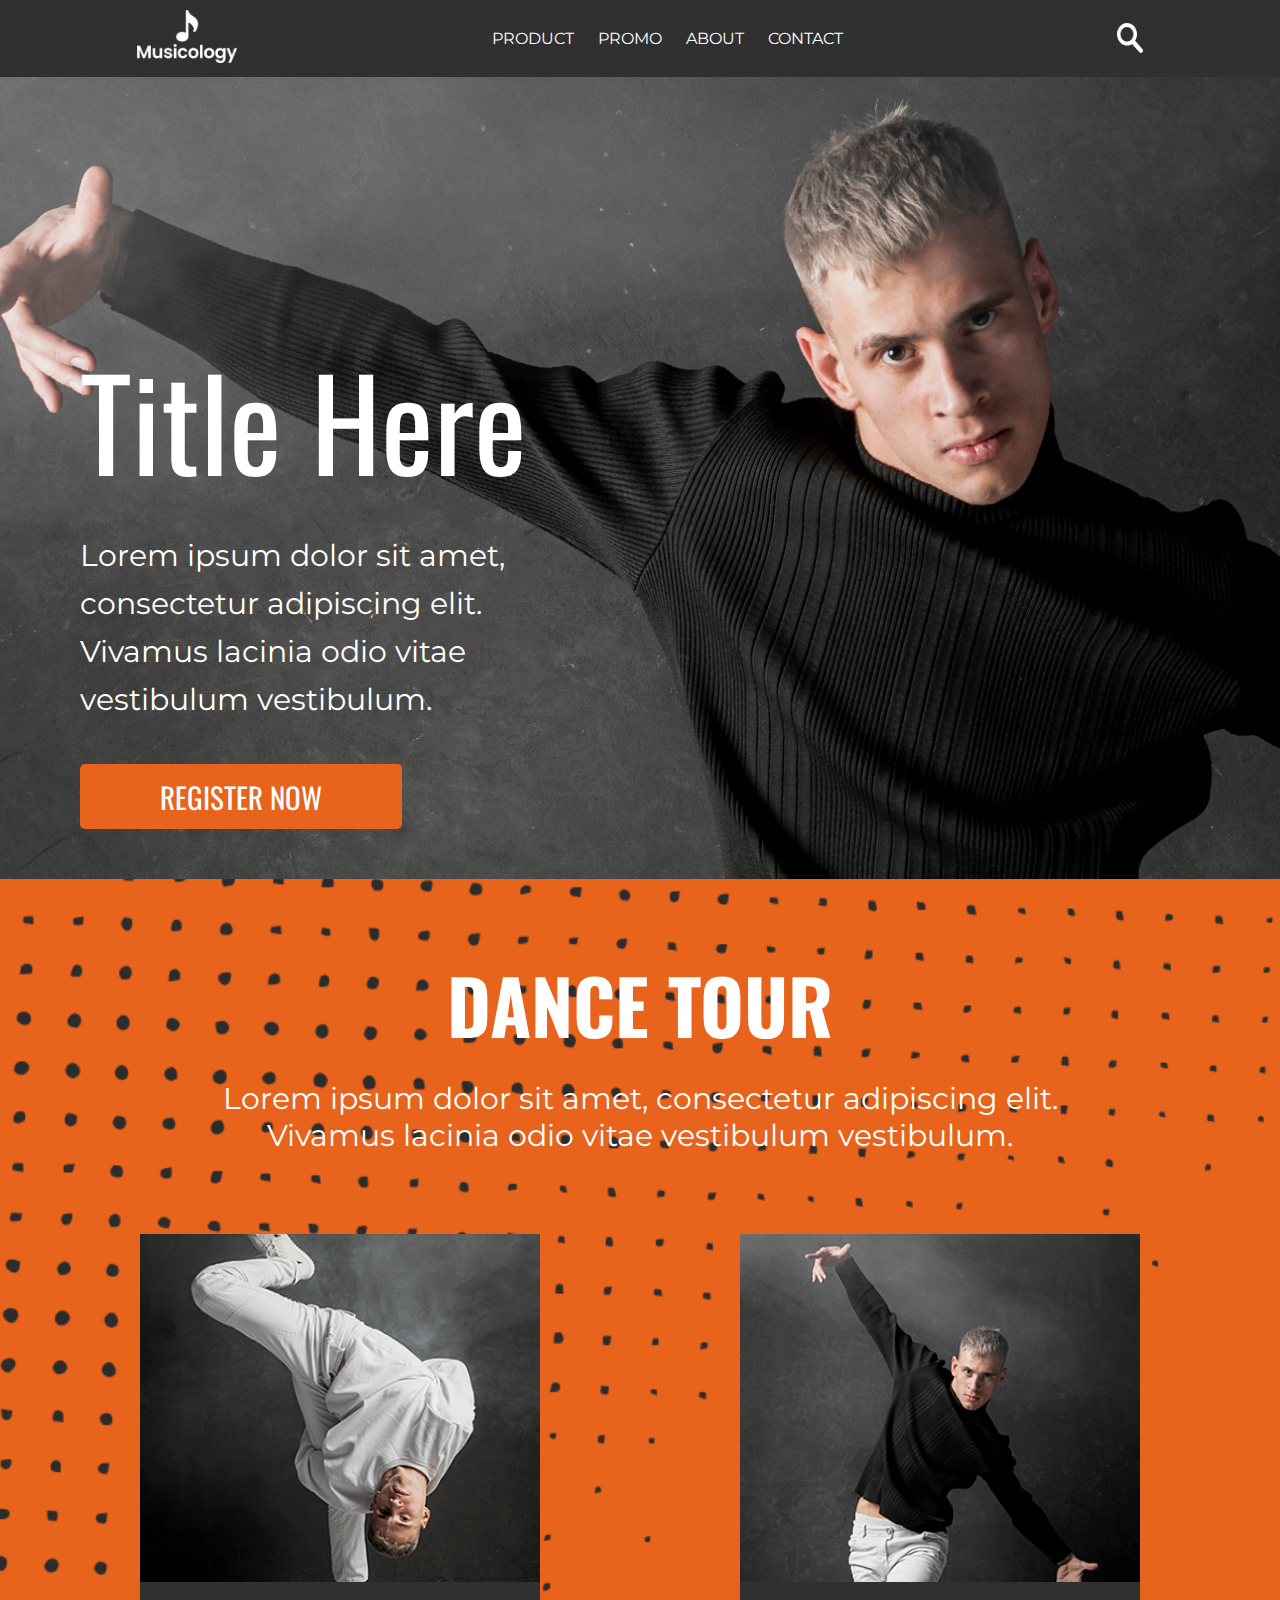
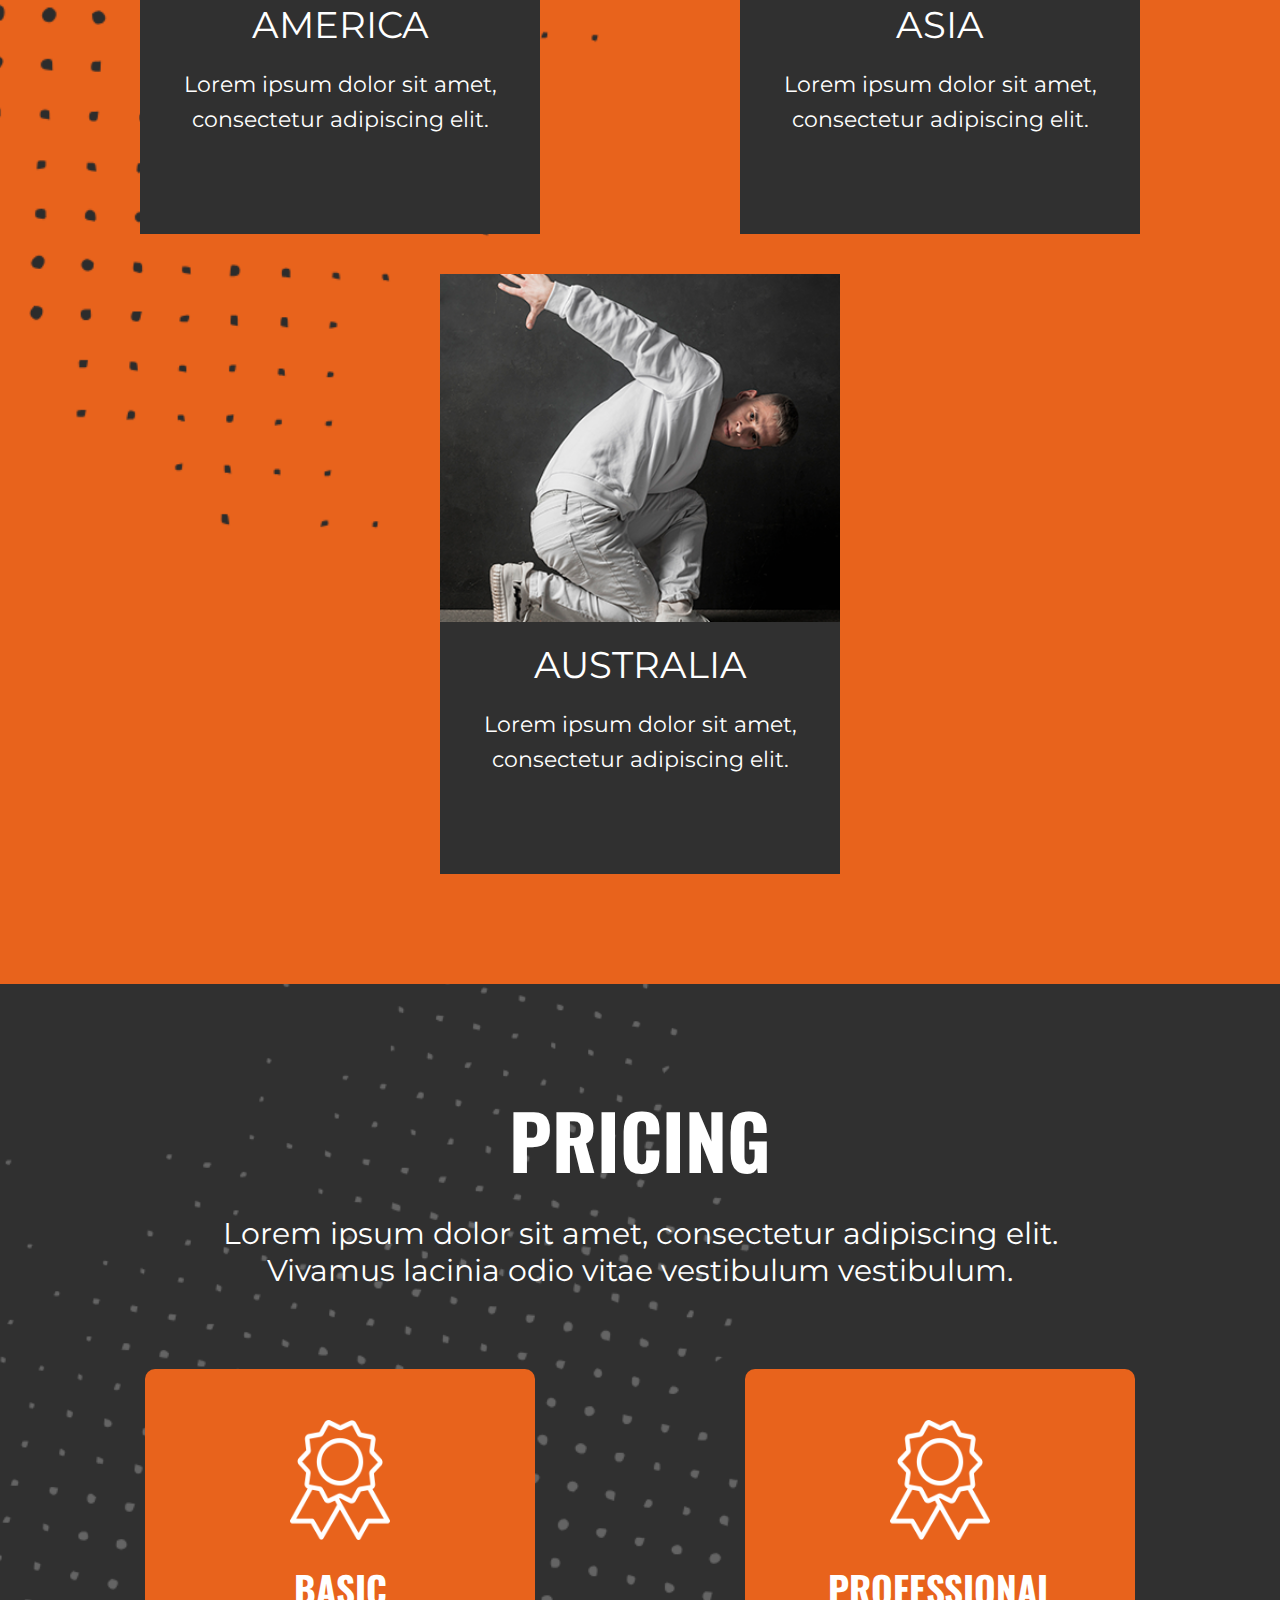
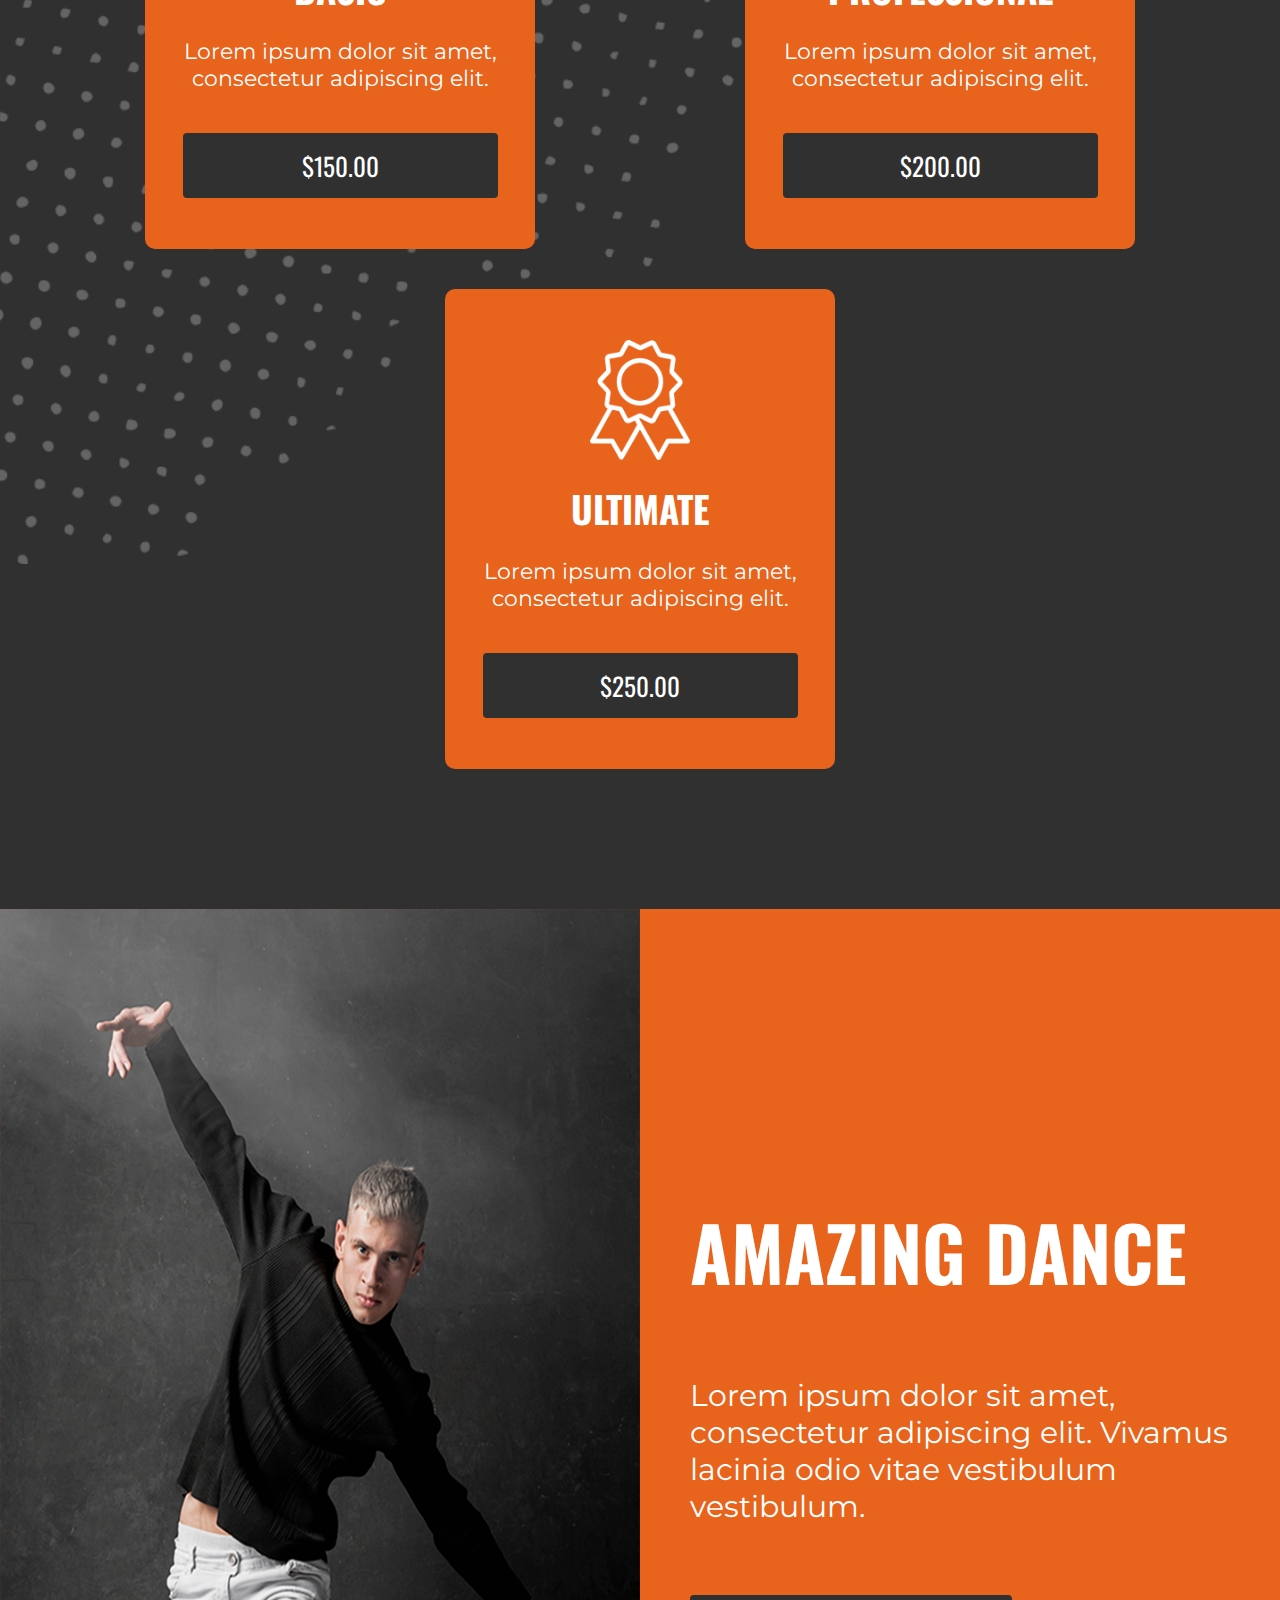
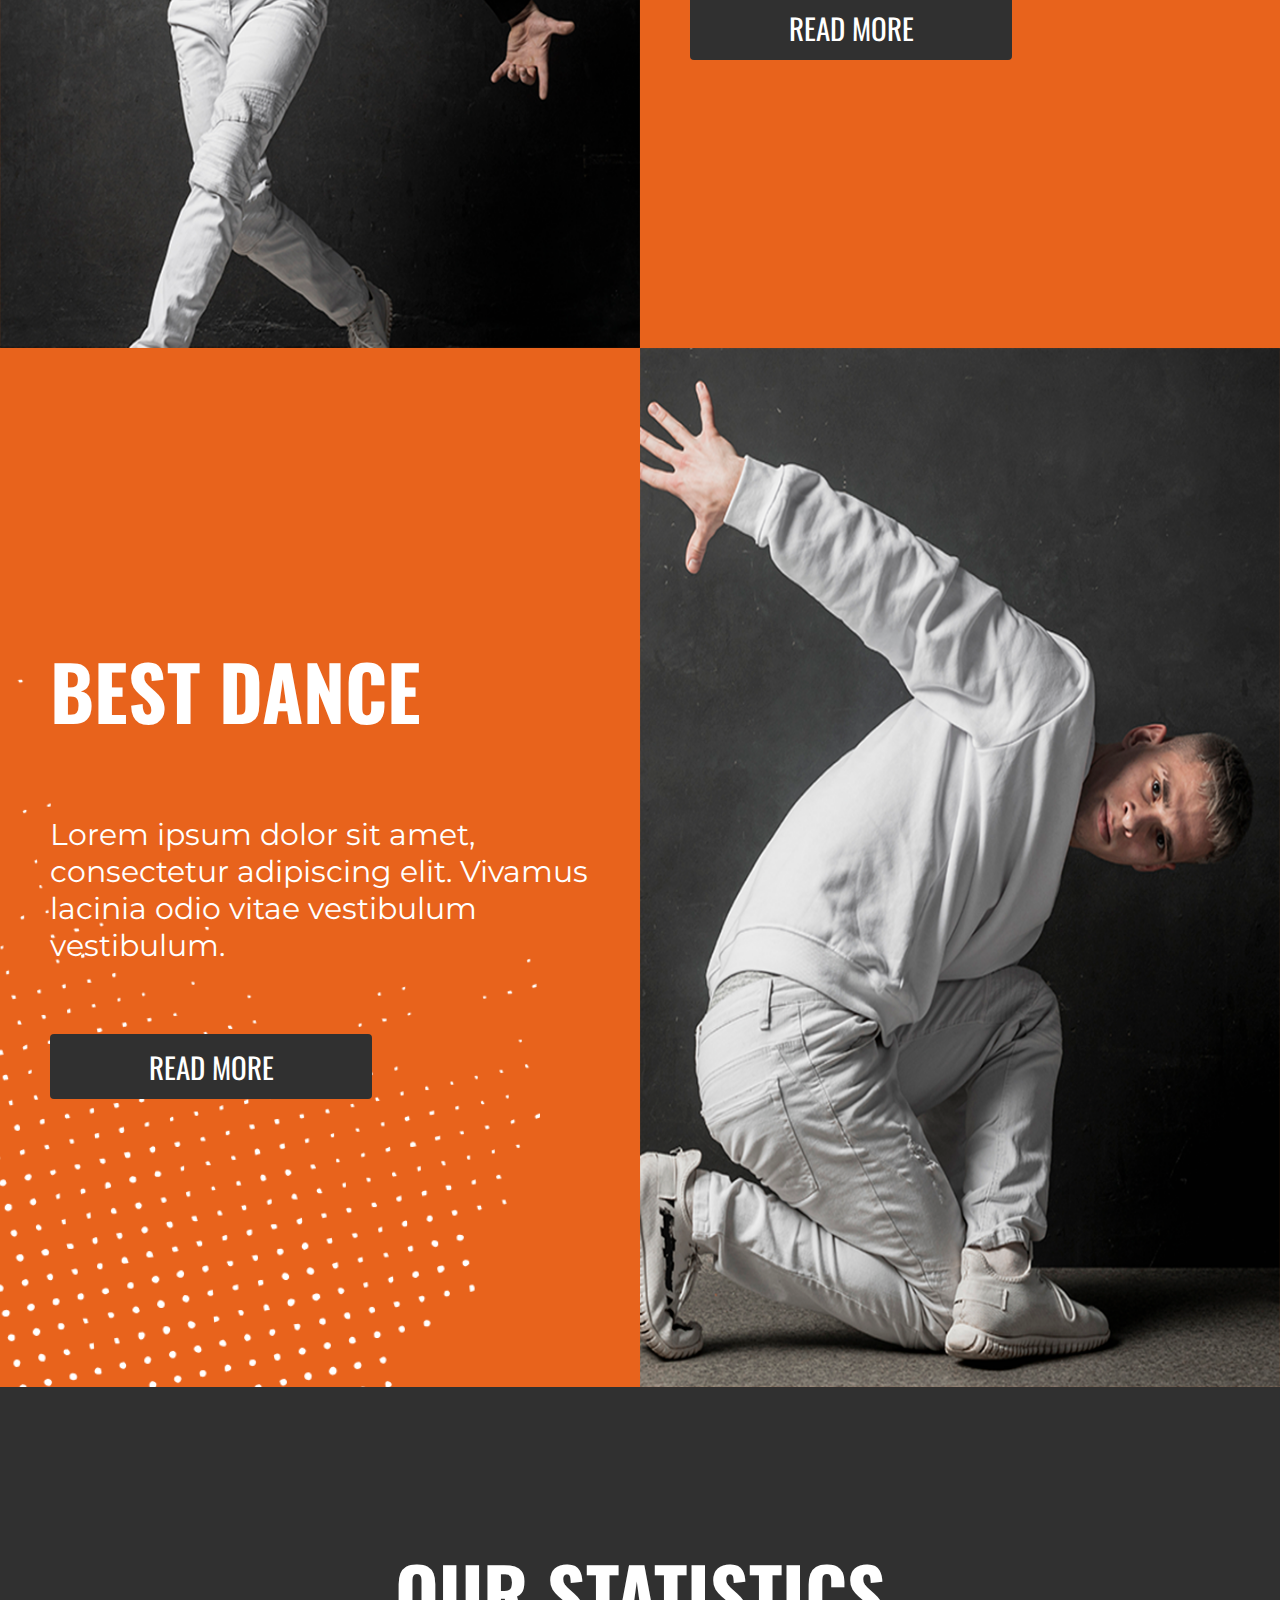
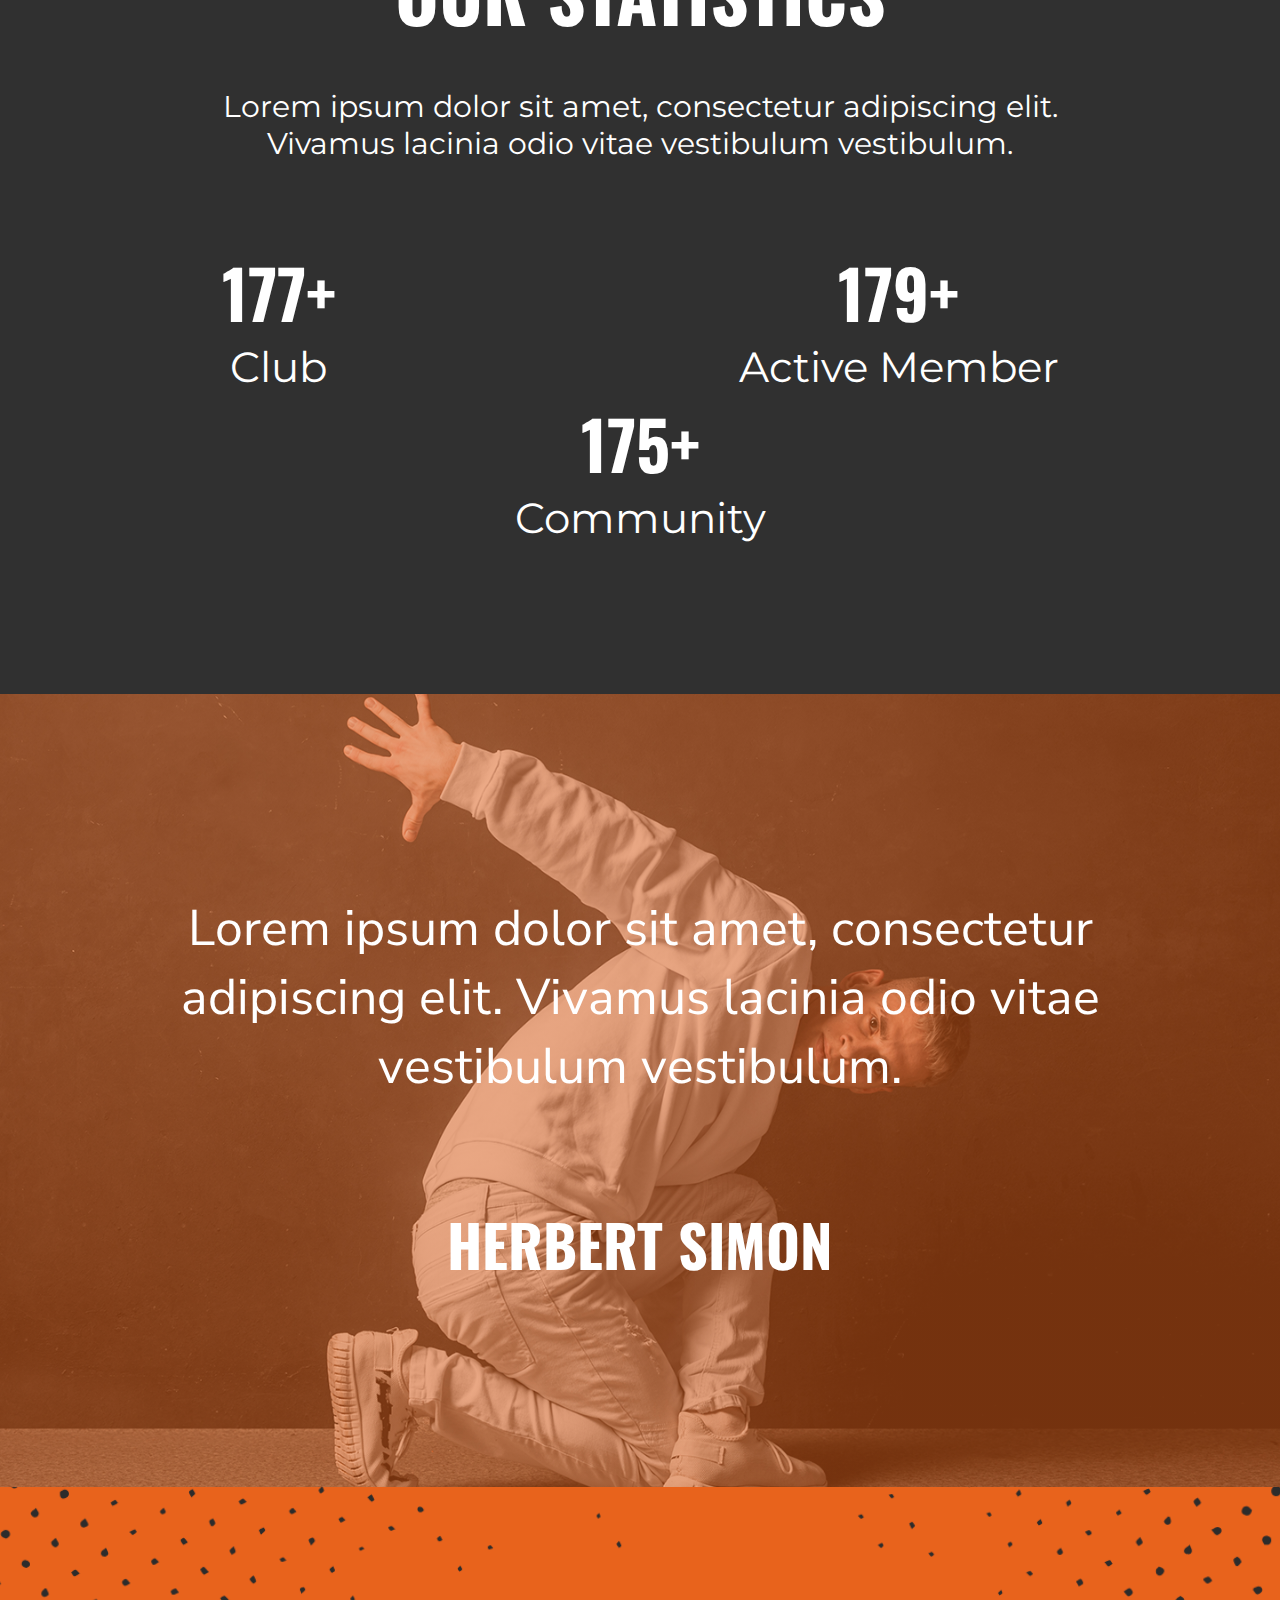
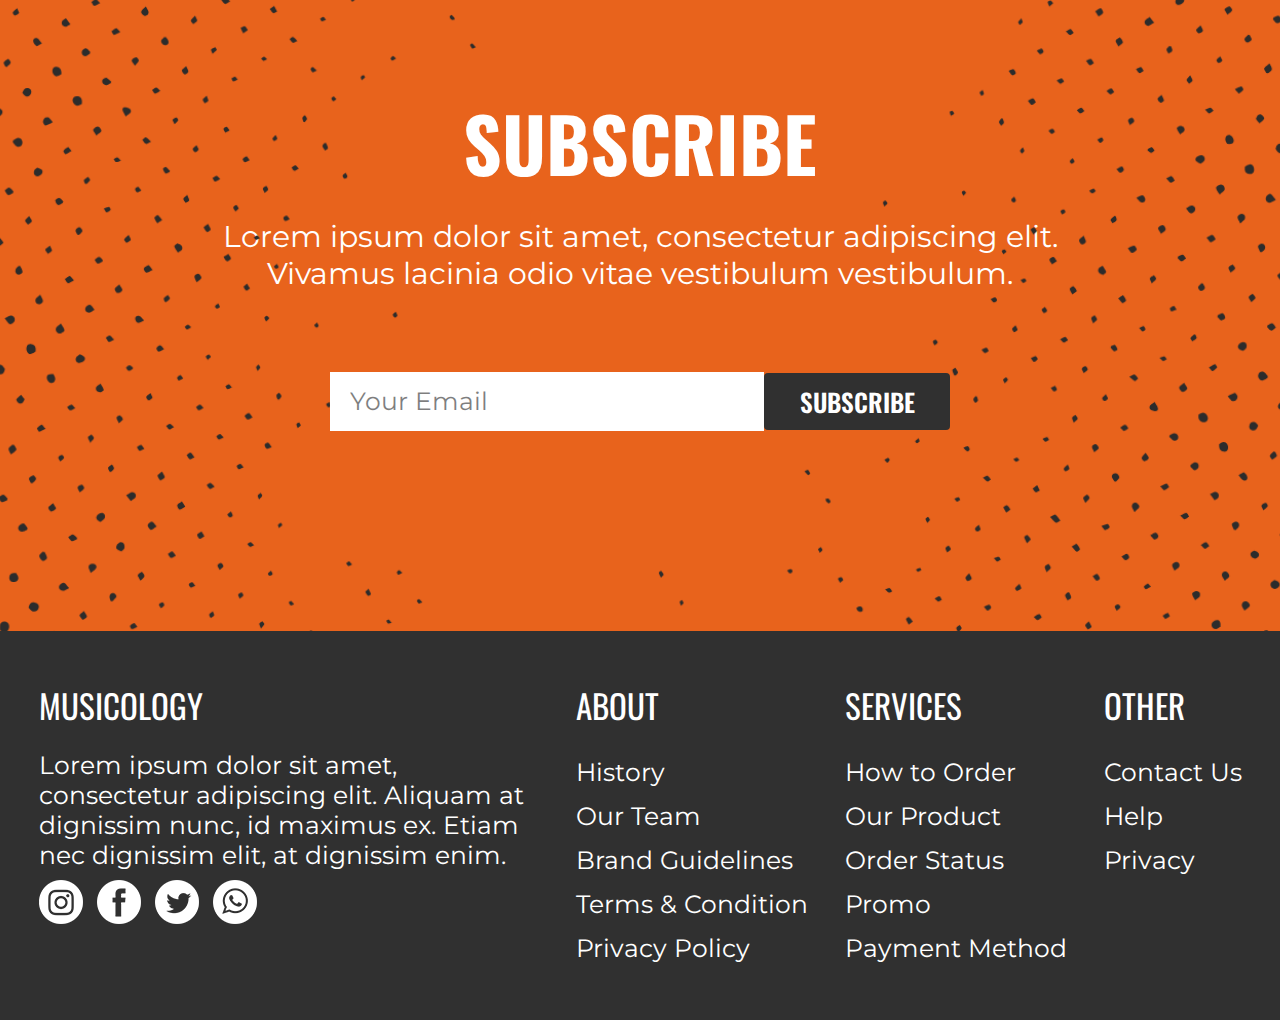
<file: index.html>
<!DOCTYPE html>
<html lang="en">
<head>
    <meta charset="UTF-8">
    <meta name="viewport" content="width=device-width, initial-scale=1.0">
    <title>Document</title>
    <link rel="stylesheet" href="style.css">
   
<link href="https://fonts.googleapis.com/css2?family=Oswald:wght@200..700&display=swap" rel="stylesheet">
<link href="https://fonts.googleapis.com/css2?family=Montserrat:ital,wght@0,100..900;1,100..900&family=Oswald:wght@200..700&display=swap" rel="stylesheet">
<link href="https://fonts.googleapis.com/css2?family=Montserrat:ital,wght@0,100..900;1,100..900&family=Nunito+Sans:ital,opsz,wght@0,6..12,200..1000;1,6..12,200..1000&family=Oswald:wght@200..700&display=swap" rel="stylesheet">


</head>
<body>
    <script src='http://cdnjs.cloudflare.com/ajax/libs/jquery/2.1.3/jquery.min.js'></script>

   
        <div class="topnav">    
            <a href=""><img class="logo" src="tools/nav_bar/logo.png" alt="logo"></a>

        
<div id="icon">
    <div class="top"></div>
    <div id="center" class="center"></div>
    <div class="bottom"></div>
</div>    


<div id="myLinks">
    <a href="#">PRODUCT</a>
    <a href="#">PROMO</a>
    <a href="about.html">ABOUT</a>
    <a href="contact.html">CONTACT</a>
    </div>
    <img class="search" src="tools/nav_bar/Search.png" alt="search">

    </div>
    


    <div class="hero-section">
        <div class="hero-text">
       <h1 class="hero-title">Title Here</h1>
       <p class="hero-p">Lorem ipsum dolor sit amet, consectetur adipiscing elit. Vivamus lacinia odio vitae vestibulum vestibulum. </p>
         <button class="reg-btn" type="button"> REGISTER NOW</button>
        </div>   
        </div>


        <div class="dance-tour-section">
<div class="dance-section-title">
            <h2>dance tour</h2>
            <p>Lorem ipsum dolor sit amet, consectetur adipiscing elit. Vivamus lacinia odio vitae vestibulum vestibulum. </p>
        </div>
            <div class="cards">
<div class="card">
    <div class="flip-card-inner">
        <div class="flip-card-front">
    <img src="tools/dance_section/card1.png" alt="">
    <h5>america</h5>
    <p>Lorem ipsum dolor sit amet, consectetur adipiscing elit.</p>
</div>
<div class="flip-card-back">
    <p>Lorem ipsum dolor sit amet, consectetur adipiscing elit. Vivamus lacinia odio vitae vestibulum vestibulum.Lorem ipsum dolor sit amet, consectetur adipiscing elit. Vivamus lacinia odio vitae vestibulum vestibulum.Lorem ipsum dolor sit amet, consectetur adipiscing elit. Vivamus lacinia odio vitae vestibulum vestibulum.Lorem ipsum dolor sit amet, consectetur adipiscing elit. Vivamus lacinia odio vitae vestibulum vestibulum.</p>
  </div>
</div>
</div>
<div class="card">

    <div class="flip-card-inner">

        <div class="flip-card-front">
    <img src="tools/dance_section/card2.png" alt="">
    
    <h5>asia</h5>
    <p>Lorem ipsum dolor sit amet, consectetur adipiscing elit.</p>
</div>
<div class="flip-card-back">
    <p>Lorem ipsum dolor sit amet, consectetur adipiscing elit. Vivamus lacinia odio vitae vestibulum vestibulum.Lorem ipsum dolor sit amet, consectetur adipiscing elit. Vivamus lacinia odio vitae vestibulum vestibulum.Lorem ipsum dolor sit amet, consectetur adipiscing elit. Vivamus lacinia odio vitae vestibulum vestibulum.Lorem ipsum dolor sit amet, consectetur adipiscing elit. Vivamus lacinia odio vitae vestibulum vestibulum.</p>
  </div>
  </div>
  </div>
<div class="card">
    <div class="flip-card-inner">
        <div class="flip-card-front">
    <img src="tools/dance_section/card3.png" alt="">
    <h5>australia</h5>
    <p>Lorem ipsum dolor sit amet, consectetur adipiscing elit.</p>
        </div>
        <div class="flip-card-back">
            <p>e vestibulum vestibulum.Lorem ipsum dolor sit amet, consectetur adipiscing elit. Vivamus lacinia odio vitae vestibulum vestibulum.Lorem ipsum dolor sit amet, consectetur adipiscing elit. Vivamus lacinia odio vitae vestibulum vestibulum.</p>
          </div>
    </div>
</div>

          






</div>
        </div>


         <div class="pricing-section">
            <div class="pricing-section-title">
                        <h2>pricing</h2>
                        <p>Lorem ipsum dolor sit amet, consectetur adipiscing elit. Vivamus lacinia odio vitae vestibulum vestibulum. </p>
                    </div>
                        <div class="cards">
            <div class="pricing-card">
                <img src="tools/pricing_section/pricing.png" alt="">
                <h5>basic</h5>
                <p>Lorem ipsum dolor sit amet, consectetur adipiscing elit.</p>
                <button type="button" class="pricing-btn">$150.00</button>
            </div>
            <div class="pricing-card">
                <img src="tools/pricing_section/pricing.png" alt="">
                
                <h5>professional</h5>
                <p>Lorem ipsum dolor sit amet, consectetur adipiscing elit.</p>
                <button type="button" class="pricing-btn">$200.00</button>

            </div>
            <div class="pricing-card">
                <img src="tools/pricing_section/pricing.png" alt="">
                <h5>ultimate</h5>
                <p>Lorem ipsum dolor sit amet, consectetur adipiscing elit.</p>
                <button type="button" class="pricing-btn">$250.00</button>

            </div>
            
                        </div>
                    </div> 


                    <div class="under-pricing-section">

                        <img src="tools/pricing_section/side.png" alt="">
                        <div class="right-side">
                            <h2>AMAZING DANCE</h2>
                            <p>Lorem ipsum dolor sit amet, consectetur adipiscing elit. Vivamus lacinia odio vitae vestibulum vestibulum. </p>
                            <button type="button" class="right-side-btn">read more</button>
                        </div>
                    </div>
                    <div class="under-pricing-section">

                       
                        <div class="left-side">
                            <h2>BEST DANCE</h2>
                            <p>Lorem ipsum dolor sit amet, consectetur adipiscing elit. Vivamus lacinia odio vitae vestibulum vestibulum. </p>
                            <button type="button" class="right-side-btn">read more</button>
                        </div>
                        <img src="tools/pricing_section/best_dance.png" alt="">
                    </div>
                    

<div class="statistics">


    <div class="statistics-title">

        <h2>Our Statistics</h2>
        <p>Lorem ipsum dolor sit amet, consectetur adipiscing elit. Vivamus lacinia odio vitae vestibulum vestibulum. </p>
    </div>
    <div class="statistics-num">
    <div class="item wow fadeInUpBig animated animated" data-number="1240" style="visibility: visible;">
        <p id="number1" class="number1">1240+</p>
<p class="name">Club</p>
    </div>
    <div class="item wow fadeInUpBig animated animated" data-number="2000" style="visibility: visible;">
        <p id="number2" class="number1">2000+</p>
<p class="name">Active Member</p>
    </div>
    <div class="item wow fadeInUpBig animated animated" data-number="1000" style="visibility: visible;">
        <p id="number3" class="number1">1000+</p>
<p class="name">Community</p>
    </div>
    </div>
   
</div>
<div class="simon">
<p>Lorem ipsum dolor sit amet, consectetur adipiscing elit. Vivamus lacinia odio vitae vestibulum vestibulum. </p>
<h3>Herbert Simon</h3>

</div>

<div class="subs">
<h3>
    SUBSCRIBE
</h3>

<p>Lorem ipsum dolor sit amet, consectetur adipiscing elit. Vivamus lacinia odio vitae vestibulum vestibulum. </p>

<form action="#">
<input type="text" name="email" id="email", placeholder="Your Email">
<button type="button">Subscribe</button>

</form>
<img src="tools/subscribe/left.png" alt="" class="left-img">
<img src="tools/subscribe/right.png" alt="" class="right-img">


</div>

  
<footer>
<div class="musicology">
    <h5>Musicology</h5>
    <p>Lorem ipsum dolor sit amet, 
        consectetur adipiscing elit. Aliquam at dignissim nunc, id maximus ex. Etiam nec dignissim elit, at dignissim enim. </p>
        <div class="social">
            <a href="#"><img src="tools/footer/Instagram.png" alt=""></a>
            <a href="#"><img src="tools/footer/Facebook.png" alt=""></a>
            <a href="#"><img src="tools/footer/Twitter.png" alt=""></a>
            <a href="#"><img src="tools/footer/WhatsApp.png" alt=""></a>

        </div>
</div>
<div class="about">
<h5>About</h5>
<a href="#">History</a>
<a href="#">Our Team</a>
<a href="#">Brand Guidelines</a>
<a href="#">Terms & Condition</a>
<a href="#">Privacy Policy</a>
</div>

<div class="services">
    <h5>Services</h5>
    <a href="#">How to Order</a>
    <a href="#">Our Product</a>
    <a href="#">Order Status</a>
    <a href="#">Promo</a>
    <a href="#">Payment Method</a>
    </div>


    <div class="other">
        <h5>Other</h5>
        <a href="#">Contact Us</a>
        <a href="#">Help</a>
        <a href="#">Privacy</a>
        </div>
    
</footer>
<script  src="index.js"></script>
</body>
</html>
</file>
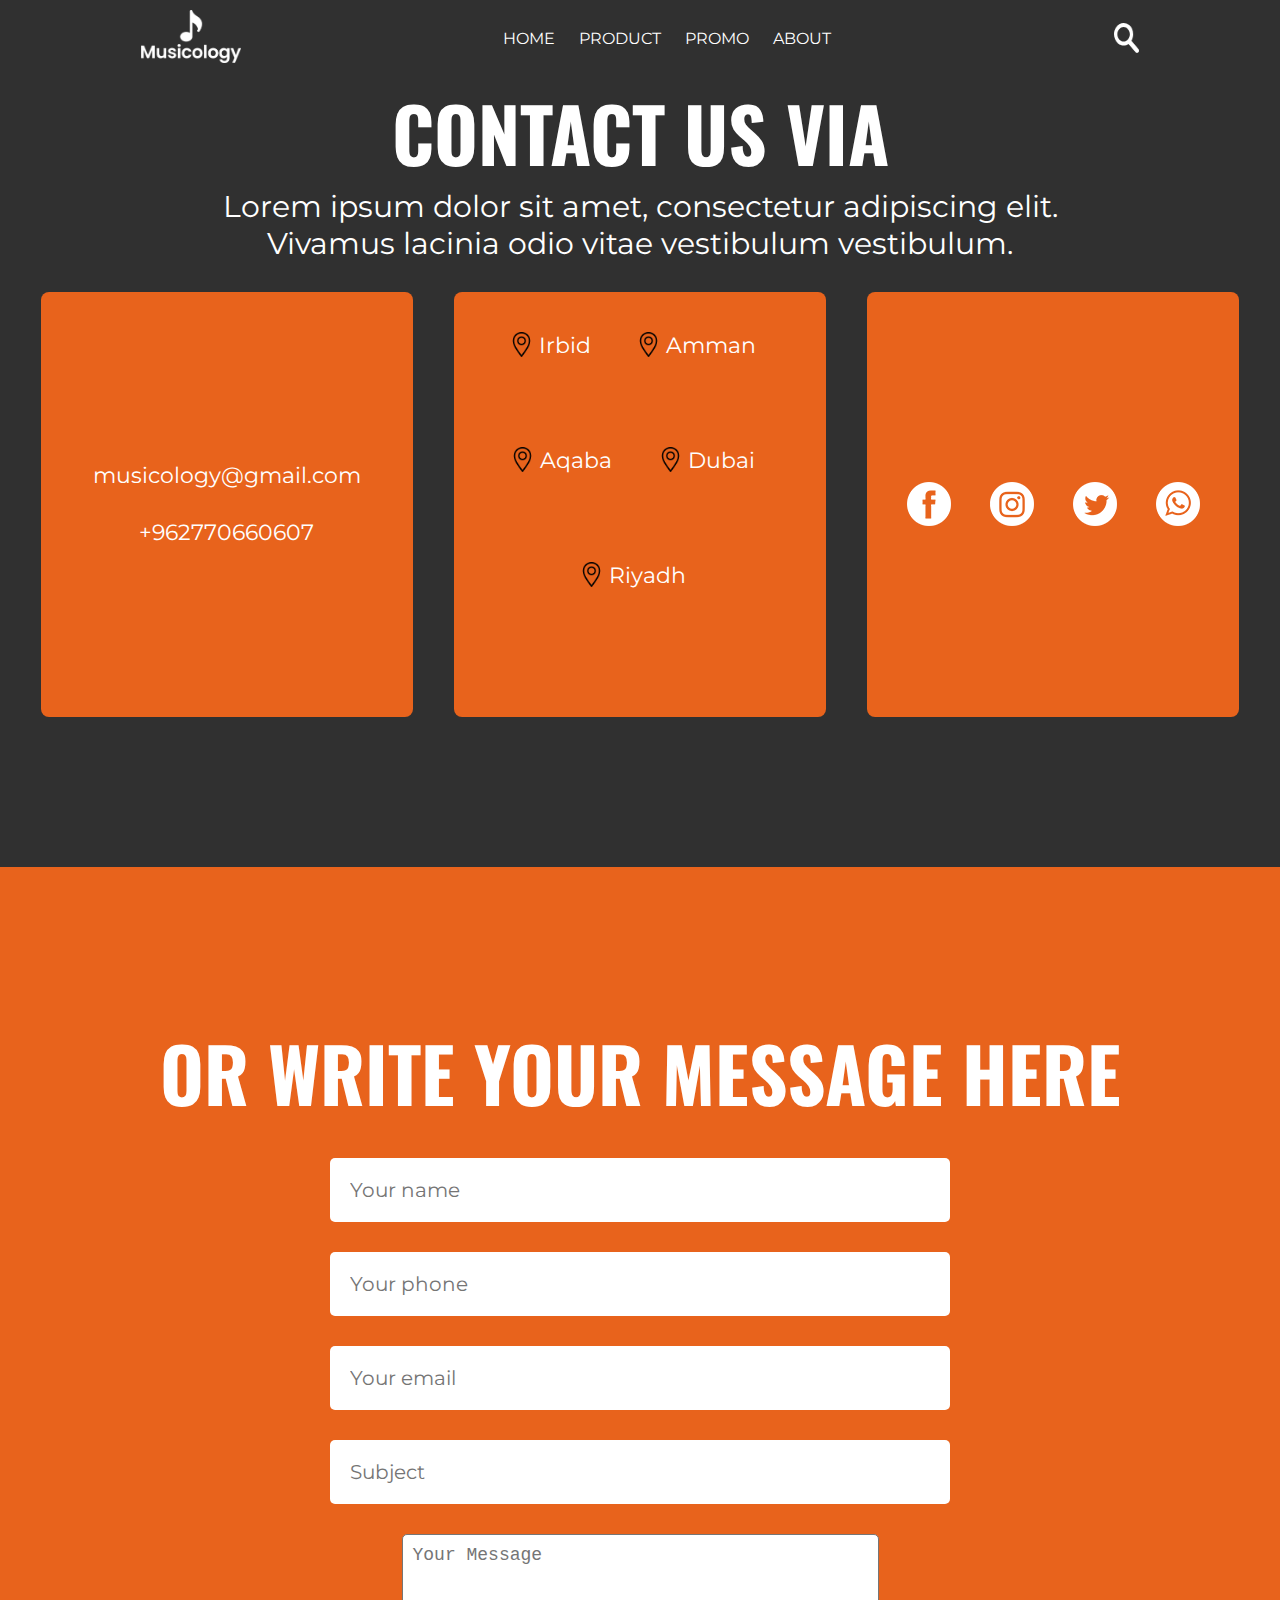
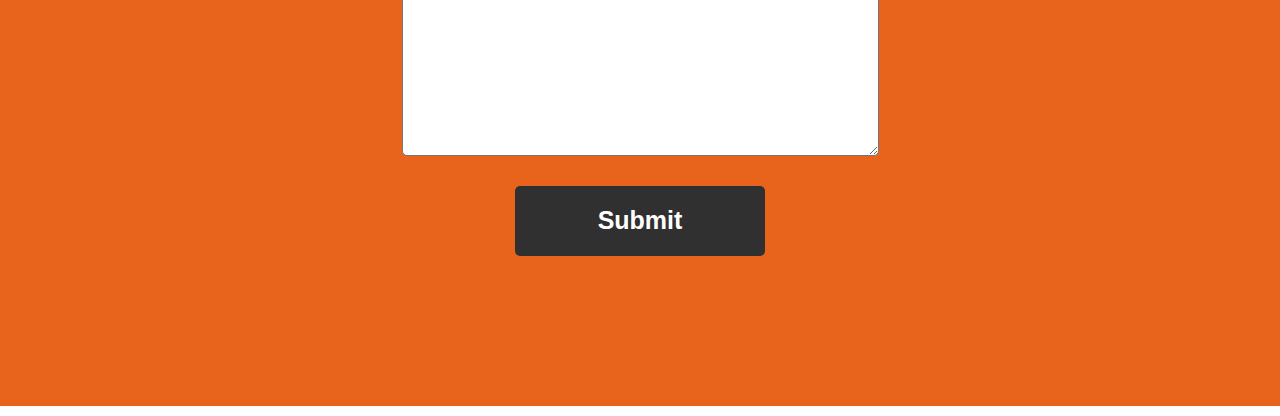
<file: contact.html>
<!DOCTYPE html>
<html lang="en">
<head>
    <meta charset="UTF-8">
    <meta name="viewport" content="width=device-width, initial-scale=1.0">
    <title>Document</title>
    <link rel="stylesheet" href="contact.css">
    <link href="https://fonts.googleapis.com/css2?family=Oswald:wght@200..700&display=swap" rel="stylesheet">
    <link href="https://fonts.googleapis.com/css2?family=Montserrat:ital,wght@0,100..900;1,100..900&family=Oswald:wght@200..700&display=swap" rel="stylesheet">
    <link href="https://fonts.googleapis.com/css2?family=Montserrat:ital,wght@0,100..900;1,100..900&family=Nunito+Sans:ital,opsz,wght@0,6..12,200..1000;1,6..12,200..1000&family=Oswald:wght@200..700&display=swap" rel="stylesheet">
</head>
<body>
    <div class="topnav">    
        <a href=""><img class="logo" src="tools/nav_bar/logo.png" alt="logo"></a>

    
<div id="icon">
<div class="top"></div>
<div id="center" class="center"></div>
<div class="bottom"></div>
</div>    


<div id="myLinks">
<a href="index.html">HOME</a>
<a href="#">PRODUCT</a>
<a href="#">PROMO</a>
<a href="about.html">ABOUT</a>
</div>
<img class="search" src="tools/nav_bar/Search.png" alt="search">

</div>

    
    <div class="pricing-section">
        <div class="pricing-section-title">
                    <h2>Contact Us Via</h2>
                    <p>Lorem ipsum dolor sit amet, consectetur adipiscing elit. Vivamus lacinia odio vitae vestibulum vestibulum. </p>
                </div>
                    <div class="cards">
        <div class="pricing-card">
            <p>musicology@gmail.com</p>
            <p>+962770660607</p>

        </div>
        <div class="pricing-card">
           <div class="location">
           <div class="sloc">
            <img src="tools/contact/location.png" alt="">
            <p>Irbid</p>
        </div>
        <div class="sloc">
            <img src="tools/contact/location.png" alt="">
            <p>Amman</p>
        </div>
        <div class="sloc">
            <img src="tools/contact/location.png" alt="">
            <p>Aqaba</p>
        </div>
        <div class="sloc">
            <img src="tools/contact/location.png" alt="">
            <p>Dubai</p>
        </div>
        <div class="sloc">
            <img src="tools/contact/location.png" alt="">
            <p>Riyadh</p>
        </div>

        </div>

        </div>
        <div class="pricing-card">
<div class="social">
    <img src="tools/footer/Facebook.png" alt="">
    <img src="tools/footer/Instagram.png" alt="">
    <img src="tools/footer/Twitter.png" alt="">
    <img src="tools/footer/WhatsApp.png" alt="">
</div>
        </div>
        
                    </div>
                </div> 



                <div class="msg">

                    <h2>Or Write Your Message Here</h2>
<form action="#">
<input type="text", placeholder="Your name">
<input type="tel", placeholder="Your phone">

<input type="email", placeholder="Your email">
<input type="text", placeholder="Subject">
<textarea placeholder="Your Message" name="msg" id="msg" cols="40" rows="10"></textarea>

<button type="button">Submit</button>
</form>

                </div>

                <script src="contact.js"></script>
</body>
</html>
</file>
<file: style.css>
* {
    margin: 0;
    padding: 0;
    box-sizing: border-box;
}
body {
    font-family: 'Montserrat', sans-serif;
}
#icon {
  display: none;
  cursor: pointer;
   
}


#icon.clicked .top {
    transform: rotate(-65deg);
    position: absolute;
    top: 10px;
    right: 3px;
    transition: all 0.7s;
}

#icon.clicked .center {
    opacity: 0;
    height: 20px;

}

#icon.clicked .bottom {
    transform: rotate(65deg);
    transition: all 0.7s;
position: absolute;
top: 10px;
right: 3px;

}



.topnav{
    background-color: #303030;
    display: flex;
    justify-content: space-around;
    align-items: center;
    flex-wrap: wrap;
    padding: 10px;
}
#myLinks a{
    color: #ffffff;
    margin-right: 20px;
}
#myLinks a:hover{
    color: #e8631c;
    transition: all 0.3s;
    
}
.logo {
    width: 100px;


}

.search {
    max-width: 2%;
    height: 30px;
}
 
.top{
    background-color:#ffffff;
    width: 30px;
    height: 2px;
    margin-bottom: 5px;
    transition: all 0.5s;
}
.center{
    background-color:#ffffff;
    width: 30px;
    height: 2px;
    margin-bottom: 5px;
    opacity: 1;
}
.bottom{
    background-color:#ffffff;
    width: 30px;
    height: 2px;
    transition: all 0.5s;
}


.hero-section {
    background-image: url("tools/body/hero.png");
    background-size: cover;
    background-position: bottom;
    padding: 50px 20px;
   

}

.hero-title {
    font-size: 125px;
    color: #ffffff;
    font-weight: 400;
    font-family: "Oswald", sans-serif;
    margin-bottom: 20px;
}

.hero-p {
    font-size: 30px;
    color: #ffffff;
    font-weight: 400;
    line-height: 1.6;
    font-family: "Montserrat";
    font-weight: 400;
    margin-bottom: 40px;
    max-width: 500px; /* Set maximum width for the paragraph */
    
}

.hero-text {

    margin-top: 200px;
    margin-left: 60px;
  

}

.reg-btn {
    width: 322px;
height: 65px;
    border-radius: 5px;
    background-color: #e8631c;
    font-size: 29px;
    color: #ffffff;
    font-family: "Oswald";

    font-weight: 400;
    text-transform: uppercase;
    border: none;
    cursor: pointer;
    transition: background-color 0.3s ease;
}

.dance-tour-section {
    background-color: #e8631c;
    padding: 70px 20px;
    text-align: center;
    background-image: url("tools/dance_section/Shape.png");
    background-position-x: -500px;
    background-position-y: -400px;
    background-size: cover;
    background-repeat: no-repeat;
    display: flex;
    flex-direction: column;
    align-items: center;

}

.dance-section-title h2 {
    font-size: 75px;
    color: #ffffff;
    font-weight: 700;
    font-family: "Oswald", sans-serif;
    margin-bottom: 20px;
    text-transform: uppercase;
    

}

.dance-section-title p {
    max-width: 900px;
    font-size: 30px;
    color: #ffffff;
    font-weight: 400;
    margin-bottom: 40px;
    text-align: center;
}



.cards {
    display: flex;
    flex-wrap: wrap;
    width: 100%;
    padding: 20px;
justify-content: space-around;
    align-items: center;
}




.card {
    width: 400px;
    height: 600px;
    margin: 20px;
    background-color: #303030;
    overflow: hidden;
    position: relative;
}


.card h5 {
    font-size: 37px;
    margin: 20px;
    text-transform: uppercase;
    font-weight: 400;
}

.card p {
    font-size: 22px;
        line-height: 1.6;
        font-weight: 400;
        font-family: "Montserrat";
text-align: center;
    max-width: 400px;
}

.flip-card-inner {
    width: 100%;
    height: 100%;
    position: relative; /* Ensure proper positioning */
    transition: transform 0.8s;
    transform-style: preserve-3d;
}



  .card:hover .flip-card-inner {
    transform: rotateY(180deg);
  }
  
  
  .flip-card-front,
.flip-card-back {
    position: absolute; 
    width: 100%;
    height: 100%;
    -webkit-backface-visibility: hidden;
    backface-visibility: hidden;
    display: flex; /* Adjust display for flexbox */
    flex-direction: column; /* Stack content vertically */
   
    align-items: center; /* Center content horizontally */
}

.flip-card-front {
    background-color: #303030;
    color: #ffffff;
    padding-bottom:20px ;
    text-align: center;
    z-index: 2; 
    display: flex;
    flex-direction: column;
    align-items: center;
    

}
 
.flip-card-back {
   
    background-color: #303030;
    color: #ffffff;
    padding: 20px;
    text-align: center;
    transform: rotateY(180deg);
    z-index: 1; 
   
}
.flip-card-front img,
.flip-card-back img {
    width: 100%;
    height: auto; 
}

.pricing-section{
 background-color: #303030;
padding: 100px 20px;
text-align: center;
background-color: #303030;
background-image: url("tools/pricing_section/Shape1.png");
background-position-x: -500px;
background-position-y: -400px;
background-size: cover;
background-repeat: no-repeat;
display: flex;
flex-direction: column;
align-items: center;
}
.pricing-card{
    width: 390px;
    height: 480px;
    margin: 20px;
    padding: 40px 20px;
    background-color: #e8631c;
    border-radius: 10px;
    overflow: hidden;
    text-align: center;
    display: flex;
    flex-direction: column;
    justify-content: space-around;
    align-items: center;
    
}
.pricing-card img{
    width:100px;
    height: 120px;
}

.pricing-btn{
    width: 90%;
height: 65px;
border-radius: 4px;
background-color: #303030;
font-size: 25px;
color: #ffffff;
font-weight: 400;
font-family: "Oswald";
text-align: center;
border: none;
}


.pricing-btn:hover{
    background-color: #ffffff;
    color: #000000;
    transition: all 0.5s;
}

.pricing-section-title p{
   max-width: 900px;
    font-size: 30px;
    color: #ffffff;
    font-weight: 400;
    margin-bottom: 40px;
    
}
.pricing-section-title h2 {
    font-size: 75px;
    color: #ffffff;
    font-weight: 700;
    font-family: "Oswald", sans-serif;
    margin-bottom: 20px;
    text-transform: uppercase;
}


.pricing-card h5{
    font-size: 37px;
    color: #ffffff;
    font-weight: 700;
    font-family: "Oswald", sans-serif;
    text-transform: uppercase;
}

.pricing-card p{
   
    font-size: 22px;
    color: #ffffff;
    font-weight: 400;
    font-family: "Montserrat";
    text-align: center;
    margin-bottom:20px ;
}

.under-pricing-section{
    height: 1039px;
    display: flex;
    justify-content: space-between;
background-color: #e8631c;
}

.under-pricing-section img{
    max-width: 50%;
  
}
@media (max-width: 768px) {
    .under-pricing-section img {
        display: none; 
    }
}

.under-pricing-section h2{

    font-size: 75px;
text-transform: uppercase;
color: #ffffff;
font-weight: 700;
font-family: "Oswald";
}

.under-pricing-section p{
font-size: 30px;
color: #ffffff;
font-weight: 400;
font-family: "Montserrat";
text-align: left;
margin: 70px 0 70px 0;

}

.under-pricing-section button{
    width: 322px;
height: 65px;
border-radius: 4px;
background-color: #303030;
font-size: 29px;
text-transform: uppercase;
color: #ffffff;
font-weight: 400;
font-family: "Oswald";
text-align: center;
border: none;
}

.under-pricing-section button:hover{
    background-color: #ffffff;
    color: #000000;
    transition: all 0.5s;
}




.right-side{
    display: flex;
    flex-direction: column;
    justify-content:center;
    padding-left: 50px;
   
}

.left-side{
    display: flex;
    flex-direction: column;
    justify-content:center;
    padding-left: 50px;
    background-image: url("tools/pricing_section/best_dance_shape.png");
    background-position-x:-300px;
    background-position-y:200px;
    background-size: cover;
    overflow: hidden;
    background-repeat: no-repeat;
}

.statistics{
    background-color: #303030;
    padding: 150px 20px;
    text-align: center;
    display: flex;
    flex-direction: column;
    justify-content: space-between;
    align-items: center;
}
.statistics-title h2{
    font-size: 75px;
    text-transform: uppercase;
    color: #ffffff;
    font-weight: 700;
    font-family: "Oswald";
    margin-bottom: 40px;

}

.statistics-title p{
    max-width:900px;
    font-size: 30px;
    color: #ffffff;
    font-weight: 400;
    font-family: "Montserrat";
    margin-bottom: 80px;


}

.statistics-num{
    max-width: 100%;
    display: flex;
    justify-content: space-around;
    align-items: center;
    flex-wrap: wrap;

}

.item{
    margin: 0 100px;

}

.number1,.number2,.number3{
    font-size: 67px;
    text-transform: uppercase;
    color: #ffffff;
    font-weight: 700;
    font-family: "Oswald";
    text-align: center;
    margin: 0;
}
.stat-desc {
    font-size: 16px;
    color: #ffffff;
}

.statistics-num .name{
    

font-size: 42px;
color: #ffffff;
font-weight: 400;
font-family: "Montserrat";
text-align: center;
margin: 0;
}
.simon {
    position: relative;
    padding: 200px 20px;

display: flex;
flex-direction: column;
justify-content: center;
align-items: center;
    background: linear-gradient(rgba(231,99,28,0.5), rgba(231,99,28,0.5)), url("tools/simon/simon.png"); 
    background-repeat: no-repeat;
    background-size:cover;
    background-position: center;
}

  


.simon p{
    max-width: 950px;

font-size: 50px;
color: #ffffff;
font-weight: 400;
font-family: "Nunito Sans";
text-align: center;
margin: 0;
}

.simon h3{
    font-size: 58px;
    text-transform: uppercase;
    color: #ffffff;
    font-weight: 700;
    font-family: "Oswald";
    text-align: center;
    margin: 0;
    margin-top: 100px;
}



.subs{
    padding: 200px 20px;
    background-color:  #e8631c;
    display: flex;
    flex-direction: column;
    justify-content: space-evenly;
    align-items: center;
    position: relative;
    overflow: hidden; 
    width: 100%;


}

.subs h3{
    font-size: 75px;
color: #ffffff;
font-weight: 700;
font-family: "Oswald";
text-align: center;
margin-bottom: 20px;}

.subs p{
   max-width: 900px;
font-size: 30px;
color: #ffffff;
font-weight: 400;
font-family: "Montserrat";
text-align: center;

margin-bottom: 80px;

}
form {
    display: flex;
    justify-content: center;
    align-items: center;
    width: 50%;
    
}
.subs input{
    width: 70%;
    padding: 15px 20px 15px 20px;
    border: none;
    font-size: 25px;
z-index: 1;



}
::placeholder{
    opacity: 0.502;
font-size: 25px;
color: #000000;
font-weight: 400;
font-family: "Montserrat";
position: absolute;
  top: 50%;
  -ms-transform: translateY(-50%);
  transform: translateY(-50%);
}

.subs button{
    width: 30%;
    height: 57px;
    border-radius: 4px;
    background-color: #303030;
    font-size: 25px;
text-transform: uppercase;
color: #ffffff;
font-weight: 600;
font-family: "Oswald";
text-align: center;
border: none;
z-index: 1;
}
.subs button:hover{
    color: #e8631c;
    transition: color 0.3s;
}

.right-img{
    position: absolute;
    left: 40%;
width: 100%;


}
.left-img{
    position: absolute;
    right: 40%;
    width: 100%;
    z-index: 0;

}
footer{
    display: flex;
    justify-content: space-around;
    background-color: #303030;
    padding: 50px 20px;
    z-index: 0;
    flex-wrap: wrap;

}
footer h5{
    font-size: 33px;
    text-transform: uppercase;
    color: #ffffff;
    font-weight: 400;
    font-family: "Oswald";
    margin-bottom: 20px;
}

footer p{
   max-width: 500px;

font-size: 25px;
color: #ffffff;
font-weight: 400;
font-family: "Montserrat";
}

.about, .services, .other{
    display: flex;
    flex-direction: column;
    align-items: start;
}
footer a{
    font-size: 25px;
line-height: 44px;
color: #ffffff;
font-weight: 400;
font-family: "Montserrat";
text-decoration: none;
}
footer img{
    margin: 10px 10px 0 0;
}
button{
    cursor: pointer;
}

a{
    text-decoration: none;
}

.nav-list li:hover{
    color: #e8631c;
    transition: colot 0.5s;
  
}

.hero-section button:hover{
    background-color: #303030;
    color: #ffffff;
    transition: all 0.5s;
}




@media (min-width: 576px) and (max-width: 767px) {
    #myLinks a {
        font-size: 14px;
    }

    .hero-title {
        font-size: 45px;
    }

    .hero-p {
        font-size: 16px;
        max-width: 400px;
    }

    .reg-btn {
        width: 200px;
        font-size: 20px;
    }
    .dance-tour-section{
        background-image: none;
    }

    .dance-section-title h2 {
        font-size: 40px;
    }

    .dance-section-title p {
        font-size: 20px;
        max-width: 600px;
    }

    .card {
        width: 70%;
    }

    .pricing-section-title h2 {
        font-size: 40px;
    }

    .pricing-section-title p {
        font-size: 20px;
    }

    .pricing-card {
        width: 70% ;
    }
.under-pricing-section{
    height:700px;
}

    .statistics-title h2 {
        font-size: 40px;
    }

    .statistics-title p {
        font-size: 20px;
    }

    .number1,
    .number2,
    .number3 {
        font-size: 40px;
    }
.item{
    margin-bottom: 70px;
}
   .statistics .name{
    font-size: 35px;
   }

    .simon h3 {
        font-size: 40px;
    }

    .simon p {
        font-size: 20px;
        max-width: 400px;
    }

    .subs h3 {
        font-size: 40px;
    }

    .subs p {
        font-size: 20px;
    }
    .subs button{
        font-size: 14px;
        height: 53px;
    }
    .subs input{
font-size: 20px;
    }
    ::placeholder{
        font-size: 17px;
    }

    footer{
        display: block;
    }

    footer h5{
        margin-top: 50px;
    }
}



@media (max-width: 576px){
   
    .topnav {
        overflow: hidden;
        background-color: #333;
        position: relative;
        justify-content: space-between;
        padding: 5px;
      }
      
      .topnav #myLinks {
        display: none;
        min-width: 600px;
   
      }
      
      .topnav a {
        color: white;
        padding: 14px 16px;
        text-decoration: none;
        font-size: 17px;
        display: block;
      }
      .topnav #icon {
        display: block;
        position: absolute;
        right: 20px;
        top: 30px;
      }
      .search{
        display: none;
      }
      
    .hero-title {
        font-size: 40px;
    }
    .hero-section{
        padding: 50px 10px;
    }
    .hero-text {
    margin: 0;
    }
    .hero-p {
        font-size: 20px;
        max-width: 300px;
    }

    .reg-btn {
        width: 150px;
        font-size: 16px;
        height: 50px;
    }
    .right-side{
    padding: 10px;
    }
    .left-side{
        padding: 10px;
    }
   
    .dance-tour-section{
        background-image: none;
        padding: 10px;
    }

    .dance-section-title h2{
        font-size: 40px;
    }
    .dance-section-title p{
        font-size: 20px;
    }
    .card{
        height: 500px;
    }
    .flip-card-back p{
        font-size: 15px;
    }
  

    .statistics-title h2 {
        font-size: 35px;
    }

    .statistics-title p {
        font-size: 15px;
    }

    .number1,
    .number2,
    .number3 {
        font-size: 30px;
    }

  
.item{
    margin-bottom: 70px;
}
   .statistics .name{
    font-size: 20px;
   }

.pricing-section{
    padding: 10px;
}
   .pricing-section-title h2 {
    font-size: 35px;
}

.pricing-section-title p {
    font-size: 15px;

    max-width: 400px;

}

.under-pricing-section h2{
    font-size: 60px;

}
.under-pricing-section button{
    font-size: 20px;
    width: 200px;
}
.under-pricing-section {
    height: 650px;
}

.simon p{
    font-size: 20px;
}

.simon h3{
    font-size: 35px;
}

form{
    width:90%;
}
.subs h3{
    font-size: 35px;
}
.subs p{
    font-size: 20px;
}
.subs button{
    font-size: 14px;
    width: 40%;
}
::placeholder{
    font-size: 14px;
}
footer{
    flex-direction: column;
}
footer h5{
    margin-top: 10px;
}
}
</file>
<file: contact.css>
* {
    margin: 0;
    padding: 0;
    box-sizing: border-box;
}
body {
    font-family: 'Montserrat', sans-serif;

}

#icon {
    display: none;
    cursor: pointer;
     
  }
  
  
  #icon.clicked .top {
      transform: rotate(-65deg);
      position: absolute;
      top: 10px;
      right: 3px;
      transition: all 0.7s;
  }
  
  #icon.clicked .center {
      opacity: 0;
      height: 20px;
  
  }
  
  #icon.clicked .bottom {
      transform: rotate(65deg);
      transition: all 0.7s;
  position: absolute;
  top: 10px;
  right: 3px;
  
  }
  
  
  
  .topnav{
      background-color: #303030;
      display: flex;
      justify-content: space-around;
      align-items: center;
      flex-wrap: wrap;
      padding: 10px;
  }
  #myLinks a{
      color: #ffffff;
      margin-right: 20px;
      text-decoration: none;
  }
  #myLinks a:hover{
      color: #e8631c;
      transition: all 0.3s;
      
  }
  .logo {
      width: 100px;
  
  
  }
  
  .search {
      max-width: 2%;
      height: 30px;
  }
   
  .top{
      background-color:#ffffff;
      width: 30px;
      height: 2px;
      margin-bottom: 5px;
      transition: all 0.5s;
  }
  .center{
      background-color:#ffffff;
      width: 30px;
      height: 2px;
      margin-bottom: 5px;
      opacity: 1;
  }
  .bottom{
      background-color:#ffffff;
      width: 30px;
      height: 2px;
      transition: all 0.5s;
  }



.pricing-section{

    padding: 0 20px 150px 20px;
background-color: #303030;



}
.pricing-card{
    width: 372px;
height: 425px;
border-radius: 8px;
background-color: #e8631c;
display: flex;
flex-direction: column;
justify-content: center;
align-items: center;
margin-top: 30px;

}





.pricing-section-title p{
   max-width: 900px;
    font-size: 30px;
    color: #ffffff;
    font-weight: 400;
    font-family: "Montserrat";
    text-align: center;
}

.pricing-section-title {
    display: flex;
    flex-direction: column;
    align-items: center;

}


h2 {
    font-size: 75px;
    text-transform: uppercase;
    color: #ffffff;
    font-weight: 700;
    font-family: "Oswald";
}
.pricing-card p{
    width: 400px;
    font-size: 22px;
    color: #ffffff;
    font-weight: 400;
    font-family: "Montserrat";
    text-align: center;
    margin:15px ;
}

.cards {
    display: flex;
    justify-content: space-around;
    text-align: center;
    flex-wrap: wrap;
}



.sloc img{
    width: 25px;
    height: 25px;
}

.location{
    display: flex;
    flex-direction: row;
    flex-wrap: wrap;
    justify-content: space-around;
height: 100%;
padding: 40px;

}

.sloc{
    display: flex;
    justify-content:start;

}
.sloc p{
    width: fit-content;
    margin-top: 0;
    margin-left: 5px;
    margin-bottom: 0;
    height: fit-content;
}

.social {
    display: flex;
    justify-content: space-evenly;
    align-items: center;
    width: 100%;

}


form{

    display: flex;
    flex-direction: column;
    justify-content: space-evenly;
    align-items: center;
width: 100%;
}


.msg{
  
    background-color:#e8631c;
padding: 150px 20px;

}

.msg h2{
    margin: 0;
    text-align: center;

}

form input{
    width: 50%;
    border-radius: 5px;
    border: none;
    padding: 20px;
    font-family: "Montserrat";
    font-size: 20px;
    margin-top: 30px;

}

textarea{
    padding: 10px;
    font-size: 18px;
    border-radius: 5px;
    margin-top: 30px;
}


button{
    width: 250px;
    height: 70px;
    background-color: #303030;
    color: #ffffff;
    border-radius: 5px;
    border: none;
    font-size: 25px;
    cursor: pointer;
    margin-top: 30px;
    font-weight: bold;
}

button:hover{
    background-color: #ffffff;
    color: #303030;
    transition: all 0.5s;
}

@media (min-width: 576px) and (max-width: 767px) {
    .nav-li {
        font-size: 14px;
    }

    .search{
        height: 20px;
    }


 h2{
    font-size: 40px;
 }

 
}
@media (max-width: 576px){
    .topnav {
        overflow: hidden;
        background-color: #333;
        position: relative;
        justify-content: space-between;
        padding: 5px;
      }
      
      .topnav #myLinks {
        display: none;
        min-width: 600px;
   
      }
      
      .topnav a {
        color: white;
        padding: 14px 16px;
        text-decoration: none;
        font-size: 17px;
        display: block;
      }
      .topnav #icon {
        display: block;
        position: absolute;
        right: 20px;
        top: 30px;
      }
      .search{
        display: none;
      }
    
    
    
    h2{
        
        font-size: 35px;
    }
    .pricing-section-title p{
        font-size: 20px;
    }
    .pricing-section-title h2{
        margin-top: 100px;
    }
    textarea{
        font-size: 12px;
    }
    
    ::placeholder{
        font-size: 14px;
    }
}

@media (max-width: 380px){
    .pricing-card{
        width: 200px;
    }
    .pricing-card p{
font-size: 14px;    }
}
</file>
